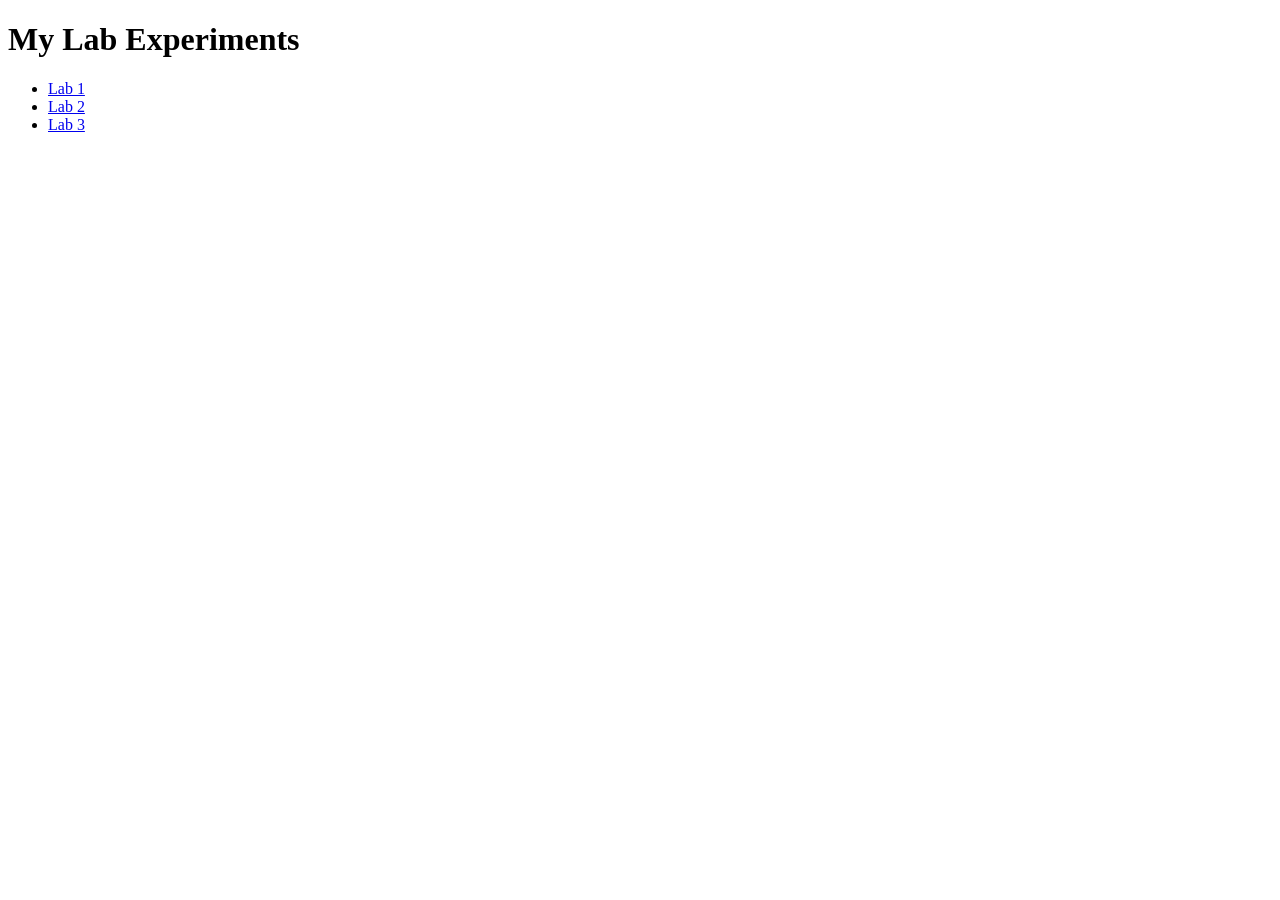
<file: index.html>
<!DOCTYPE html>
<html>
<head>
  <title>WEB TECH LAB</title>
</head>
<body>
  <h1>My Lab Experiments</h1>
  <ul>
    <li><a href="lab1/">Lab 1</a></li>
    <li><a href="lab2/">Lab 2</a></li>
    <li><a href="lab3/">Lab 3</a></li>
  </ul>
</body>
</html>
</file>
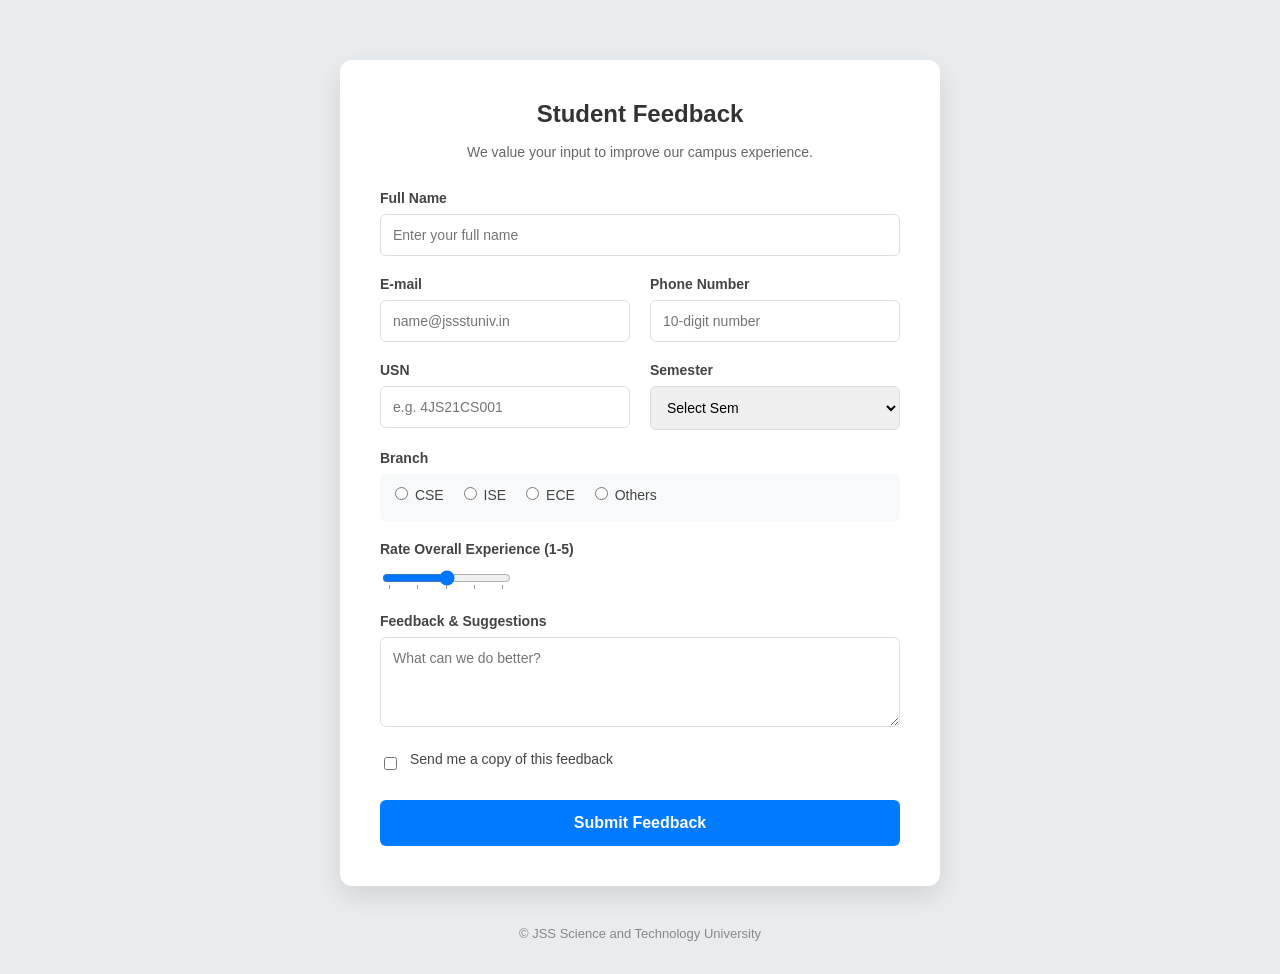
<file: lab2/index.html>
<!DOCTYPE html>
<html lang="en">
<head>
    <meta charset="UTF-8">
    <meta name="viewport" content="width=device-width, initial-scale=1.0">
    <title>Student Feedback | JSS STU</title>
    <link rel="stylesheet" href="styles.css" />
</head>
<body>
    <div class="container">
        <h1>Student Feedback</h1>
        <p class="subtitle">We value your input to improve our campus experience.</p>
        
        <form>
            <div class="form-group">
                <label for="fname">Full Name</label>
                <input type="text" id="fname" name="fullname" placeholder="Enter your full name" required>
            </div>

            <div class="form-row">
                <div class="form-group">
                    <label for="email">E-mail</label>
                    <input type="email" id="email" name="emailid" placeholder="name@jssstuniv.in" required>
                </div>
                <div class="form-group">
                    <label for="phone">Phone Number</label>
                    <input type="tel" id="phone" name="phone" placeholder="10-digit number">
                </div>
            </div>

            <div class="form-row">
                <div class="form-group">
                    <label for="usn">USN</label>
                    <input type="text" id="usn" name="USN" placeholder="e.g. 4JS21CS001" required>
                </div>
                <div class="form-group">
                    <label for="sem">Semester</label>
                    <select id="sem" name="sem">
                        <option value="" disabled selected>Select Sem</option>
                        <option value="1">1st Sem</option>
                        <option value="2">2nd Sem</option>
                        <option value="3">3rd Sem</option>
                        <option value="4">4th Sem</option>
                        <option value="5">5th Sem</option>
                        <option value="6">6th Sem</option>
                        <option value="7">7th Sem</option>
                        <option value="8">8th Sem</option>
                    </select>
                </div>
            </div>

            <div class="form-group">
                <label>Branch</label>
                <div class="radio-group">
                    <label class="radio-label"><input type="radio" name="branch" value="CS"> CSE</label>
                    <label class="radio-label"><input type="radio" name="branch" value="IS"> ISE</label>
                    <label class="radio-label"><input type="radio" name="branch" value="EC"> ECE</label>
                    <label class="radio-label"><input type="radio" name="branch" value="NCB"> Others</label>
                </div>
            </div>

            <div class="form-group">
                <label for="rating">Rate Overall Experience (1-5)</label>
                <input type="range" id="rating" name="rating" min="1" max="5" step="1" list="tickmarks">
                <datalist id="tickmarks">
                    <option value="1" label="1"></option>
                    <option value="2"></option>
                    <option value="3"></option>
                    <option value="4"></option>
                    <option value="5" label="5"></option>
                </datalist>
            </div>

            <div class="form-group">
                <label for="feedback">Feedback & Suggestions</label>
                <textarea id="feedback" rows="4" name="feedback" placeholder="What can we do better?"></textarea>
            </div>

            <div class="checkbox-group">
                <input type="checkbox" name="req" id="req">
                <label for="req" class="inline-label">Send me a copy of this feedback</label>
            </div>

            <button type="submit" class="submit-button">Submit Feedback</button>
        </form>
    </div>

    <footer>
        <p>&copy; JSS Science and Technology University</p>
    </footer>
</body>
</html>
</file>
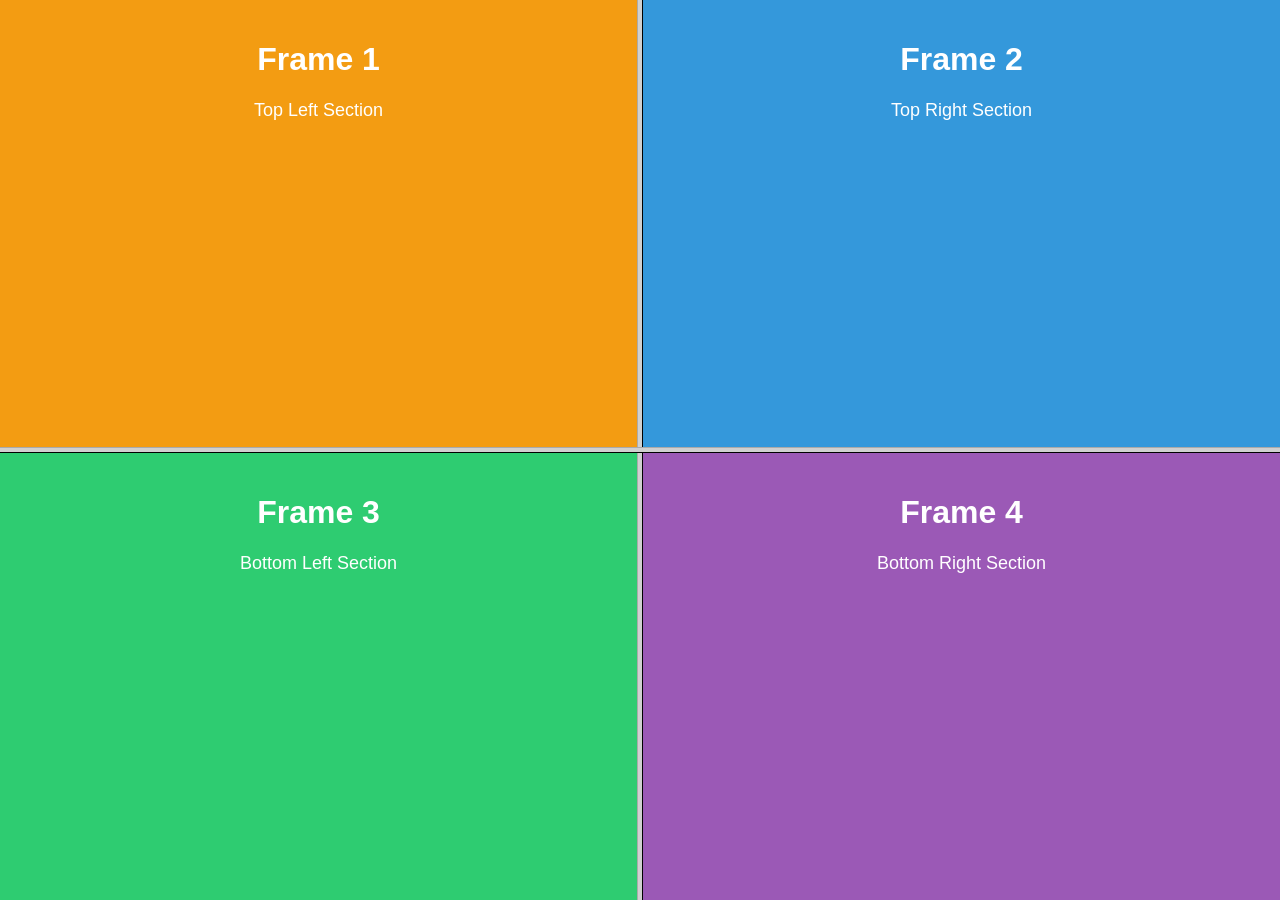
<file: lab3/index.html>
<!DOCTYPE html> 
<html> 
<head> 
    <title>4-Frame Webpage Layout</title> 
</head> 
 
<frameset rows="50%,50%"> 
    <frameset cols="50%,50%"> 
        <frame src="Frame1.html" name="frame1"> 
        <frame src="Frame2.html" name="frame2"> 
    </frameset> 
    <frameset cols="50%,50%"> 
        <frame src="Frame3.html" name="frame3"> 
        <frame src="Frame4.html" name="frame4"> 
    </frameset> 
</frameset> 
 
</html>
</file>
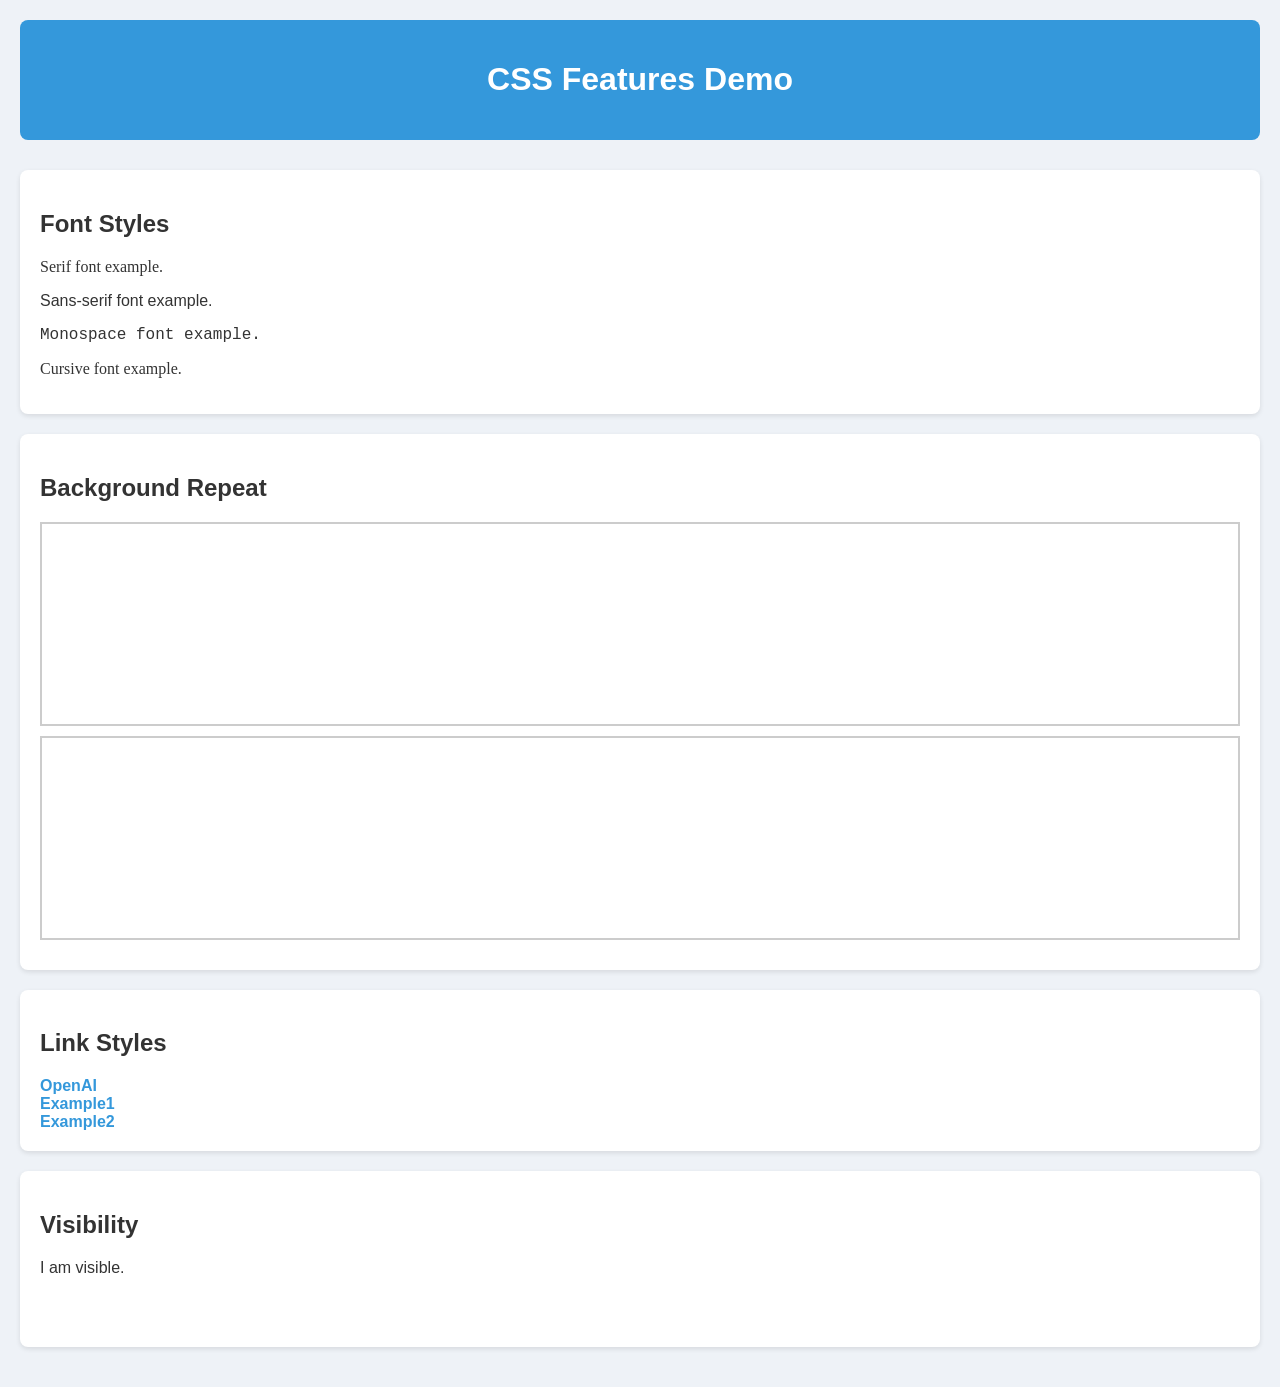
<file: lab5/index.html>
<!DOCTYPE html>
<html>
<head>
  <title>CSS Features Demo</title>
  <link rel="stylesheet" href="styles.css">
</head>
<body>
  <div class="header"><h1> CSS Features Demo</h1></div>

  <section>
    <h2>Font Styles</h2>
    <p class="serif">Serif font example.</p>
    <p class="sans">Sans-serif font example.</p>
    <p class="mono">Monospace font example.</p>
    <p class="cursive">Cursive font example.</p>
  </section>

  <section>
    <h2>Background Repeat</h2>
    <div class="bg repeat"></div>
    <div class="bg no-repeat"></div>
  </section>


  <section>
    <h2>Link Styles</h2>
    <a href="https://openai.com" target="_blank">OpenAI</a><br>
    <a href="https://example1.com" target="_blank">Example1</a><br>
    <a href="https://example2.com" target="_blank">Example2</a>
  </section>

  <section>
    <h2>Visibility</h2>
    <p class="visible">I am visible.</p>
    <p class="hidden">You can't see me.</p>
  </section>
</body>
</html>
</file>
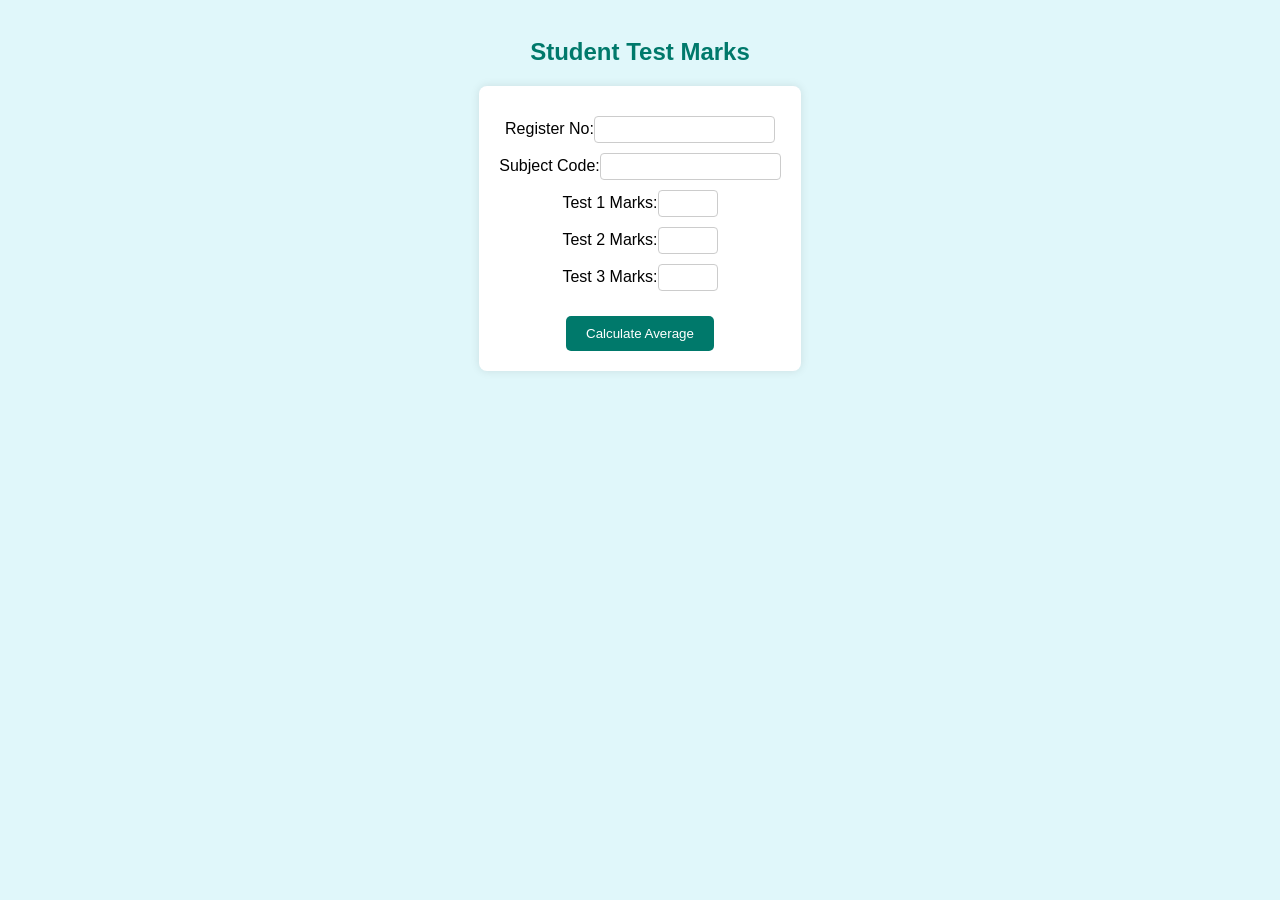
<file: lab8/index.html>
<html xmlns="http://www.w3.org/1999/xhtml"> 
<head> 
  <title>Test Marks Average</title> 
  <style type="text/css"> 
    body { 
      font-family: Arial, sans-serif; 
      background: #e0f7fa; 
      padding: 30px; 
      text-align: center; 
    } 
    h2 { 
      color: #00796b; 
    } 
    form { 
      background: #ffffff; 
      padding: 20px; 
      display: inline-block; 
      border-radius: 8px; 
      box-shadow: 0 0 10px rgba(0, 0, 0, 0.1); 
    } 
    label { 
      display: block; 
      margin: 10px 0; 
    } 
    input[type="text"] { 
      padding: 5px; 
      border-radius: 4px; 
      border: 1px solid #ccc; 
    } 
    input#t1, input#t2, input#t3 { 
      width: 60px; 
    } 
    input[type="button"] { 
      background: #00796b; 
      color: white; 
      border: none; 
      padding: 10px 20px; 
      border-radius: 5px;  
      cursor: pointer; 
      margin-top: 15px; 
    } 
  </style> 
  <script type="text/javascript"> 
    function calculateAverage() { 
      var reg = document.getElementById('reg').value; 
      var sub = document.getElementById('sub').value; 
      var t1 = parseFloat(document.getElementById('t1').value); 
      var t2 = parseFloat(document.getElementById('t2').value); 
      var t3 = parseFloat(document.getElementById('t3').value); 
 
      if (reg === '' || sub === '' || isNaN(t1) || isNaN(t2) || isNaN(t3)) { 
        alert("Please fill out all fields correctly."); 
        return; 
      } 
 
      var scores = [t1, t2, t3]; 
      scores.sort(function(a, b){ return b - a; }); 
      var avg = (scores[1] + scores[2]) / 2; 
 
      alert("Average of Best 2 Tests: " + avg); 
    } 
  </script> 
</head> 
 
<body> 
  <h2>Student Test Marks</h2> 
  <form action="#"> 
    <label>Register No:<input type="text" id="reg" /></label> 
 
    <label>Subject Code:<input type="text" id="sub" /></label> 
 
    <label>Test 1 Marks:<input type="text" id="t1" /></label> 
 
    <label>Test 2 Marks:<input type="text" id="t2" /></label> 
 
    <label>Test 3 Marks:<input type="text" id="t3" /></label> 
 
    <input type="button" value="Calculate Average" onclick="calculateAverage()" /> 
  </form> 
 
</body> 
</html>
</file>
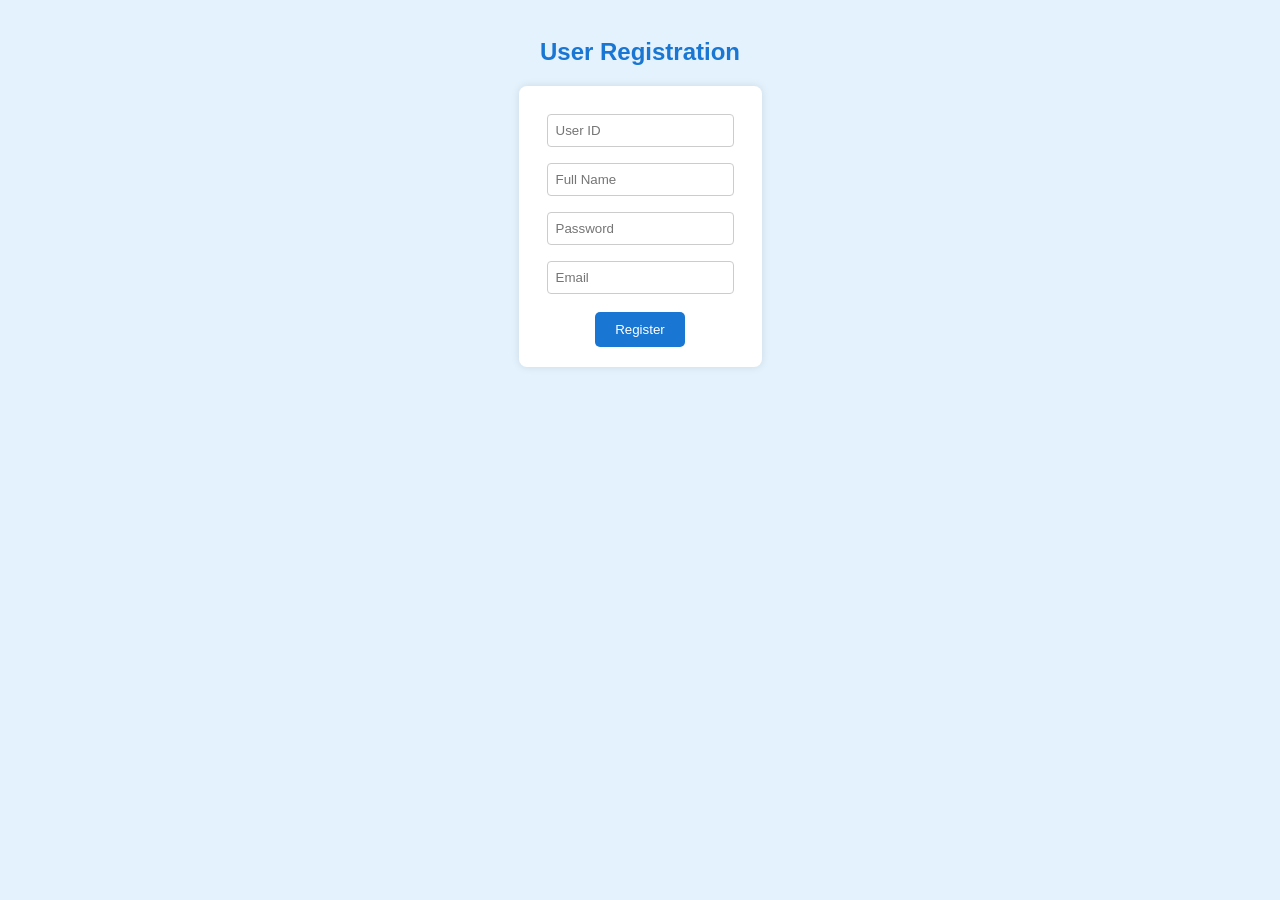
<file: lab9/index.html>
<!-- <?xml version="1.0" encoding="UTF-8"?>
<!DOCTYPE html PUBLIC "-//W3C//DTD XHTML 1.0 Strict//EN" "http://www.w3.org/TR/xhtml1/DTD/xhtml1-strict.dtd"> -->
<html xmlns="http://www.w3.org/1999/xhtml">
  <head>
    <title>Registration Validation</title>
    <style type="text/css">
      body {
        font-family: Arial, sans-serif;
        background: #e3f2fd;
        padding: 30px;
        text-align: center;
      }
      h2 {
        color: #1976d2;
      }
      form {
        background: #fff;
        padding: 20px;
        display: inline-block;
        border-radius: 8px;
        box-shadow: 0 0 8px rgba(0, 0, 0, 0.1);
      }
      input[type="text"],
      input[type="password"] {
        padding: 8px;
        margin: 8px;
        border: 1px solid #ccc;
        border-radius: 4px;
      }
      input[type="button"] {
        background: #1976d2;
        color: #fff;
        padding: 10px 20px;
        border: none;
        border-radius: 5px;
        cursor: pointer;
        margin-top: 10px;
      }
    </style>
    <script type="text/javascript">
      function validate() {
        var uid = document.getElementById("uid").value;
        var name = document.getElementById("name").value;
        var pass = document.getElementById("pass").value;
        var email = document.getElementById("email").value;

        if (uid.length < 5 || uid.length > 12) {
          alert("User ID must be 5-12 characters.");
          return false;
        }
        if (!/^[A-Za-z ]{8,}$/.test(name)) {
          alert("Name must be alphabets only & at least 8 characters.");
          return false;
        }
        if (!/^(?=.*[A-Z])(?=.*[!@#$%^&*])(?=.*[a-zA-Z0-9]).{8}$/.test(pass)) {
          alert("Password must be 8 chars, incl. 1 uppercase, 1 special char.");
          return false;
        }
        if (!/^[^\s@]+@[^\s@]+\.[^\s@]+$/.test(email)) {
          alert("Invalid Email.");
          return false;
        }

        alert("Registration Successful!");
      }
    </script>
  </head>

  <body>
    <h2>User Registration</h2>
    <form action="#">
      <input type="text" id="uid" placeholder="User ID" /><br />
      <input type="text" id="name" placeholder="Full Name" /><br />
      <input type="password" id="pass" placeholder="Password" /><br />
      <input type="text" id="email" placeholder="Email" /><br />
      <input type="button" value="Register" onclick="validate()" />
    </form>
  </body>
</html>
</file>
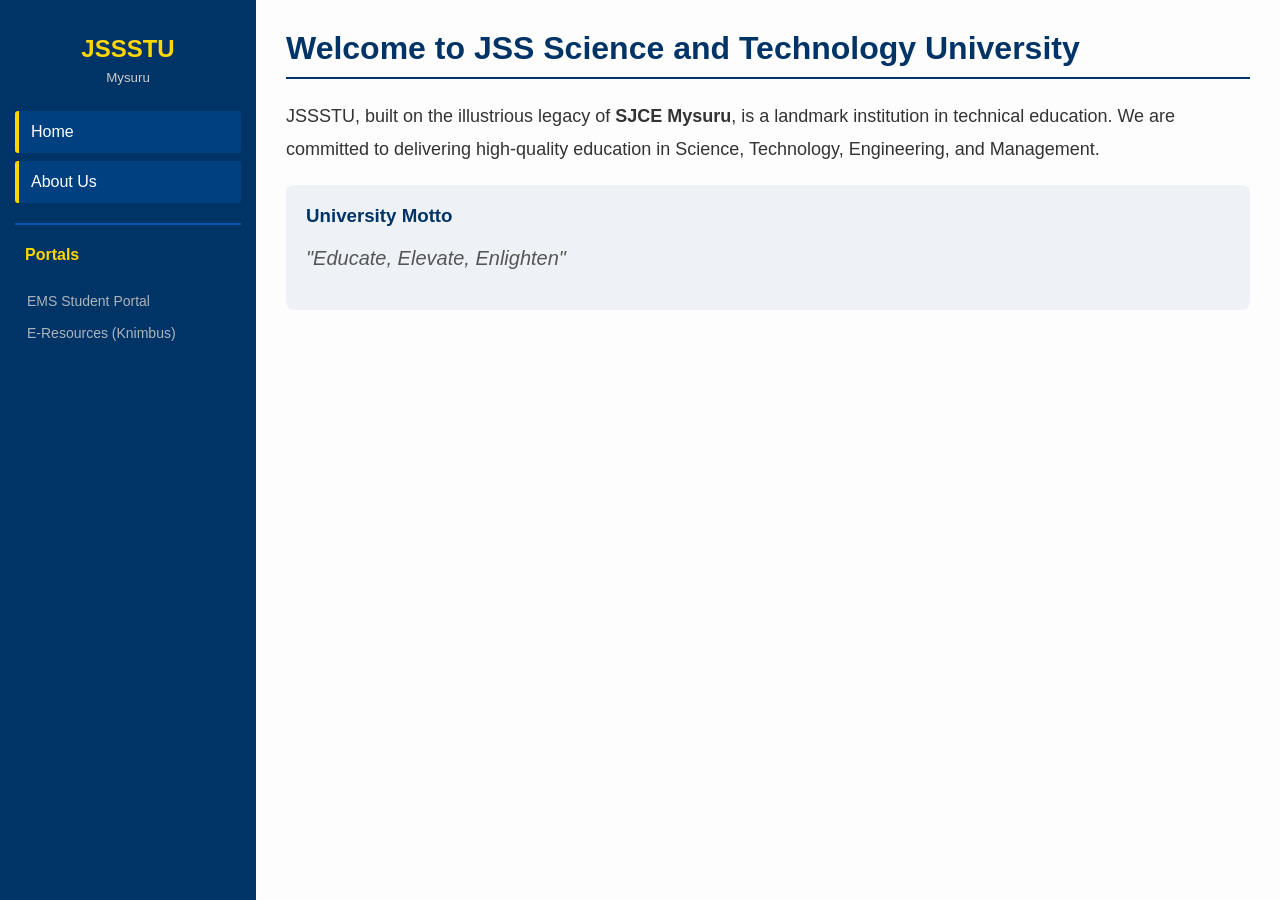
<file: lab2/b/index.html>
<!DOCTYPE html>
<html>
<head>
    <title>JSSSTU | University Portal</title>
</head>
<frameset cols="20%, 80%" border="0">
    <frame src="nav.html" name="leftFrame" noresize>
    <frame src="content1.html" name="rightFrame">
    
    <noframes>
        <body>
            Your browser does not support frames. Please visit the <a href="content1.html">Home Page</a>.
        </body>
    </noframes>
</frameset>
</html>
</file>
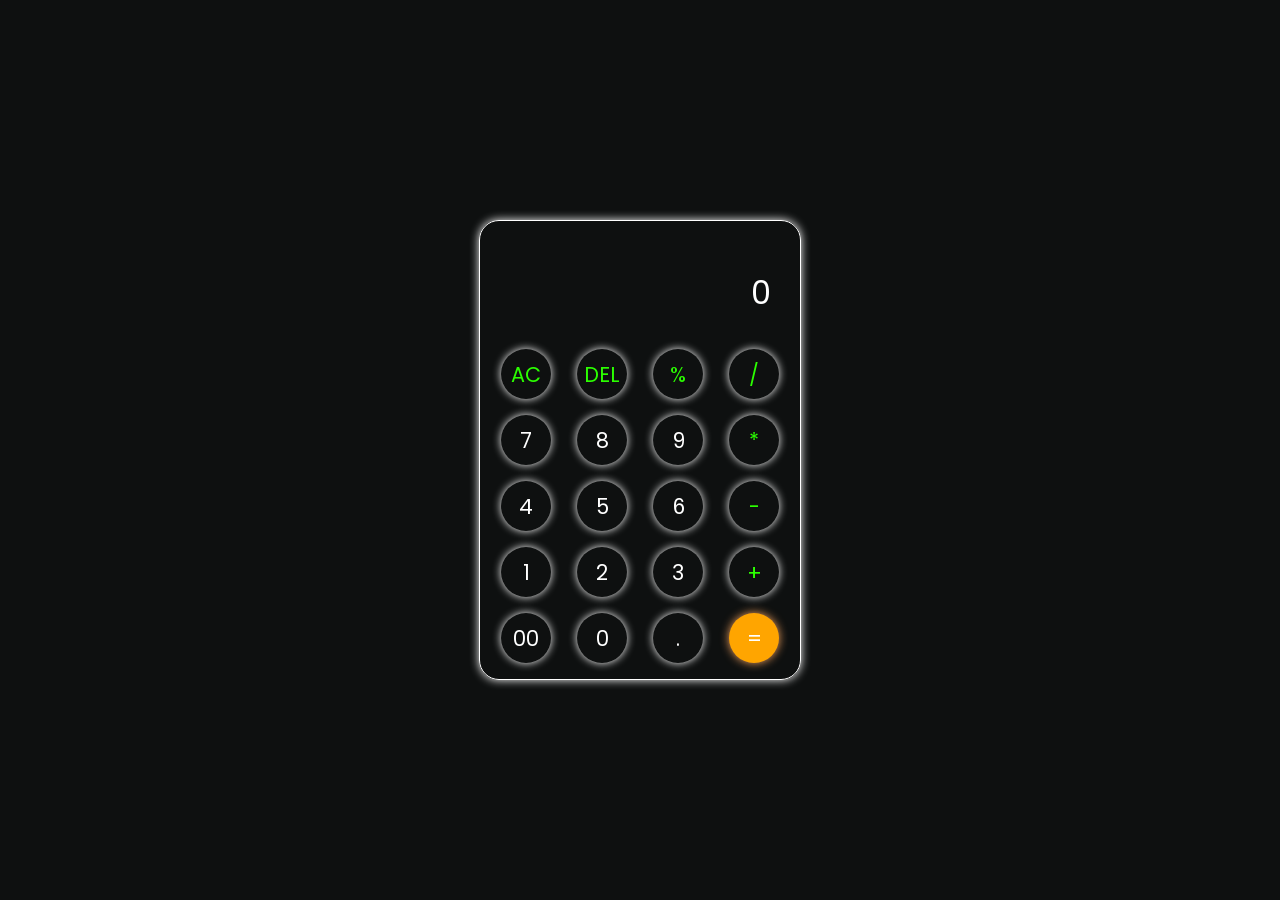
<file: lab7/a/index.html>
<!DOCTYPE html>

<head>
    <title>Document</title>
    <link rel="stylesheet" href="styles.css">
</head>

<body>
    <div class="calculator">
        <input type="text" placeholder="0">
        <div class="buttons_container">
            <button class="operator">AC</button>
            <button class="operator">DEL</button>
            <button class="operator">%</button>
            <button class="operator">/</button>
            <button>7</button>
            <button>8</button>
            <button>9</button>
            <button class="operator">*</button>
            <button>4</button>
            <button>5</button>
            <button>6</button>
            <button class="operator">-</button>
            <button>1</button>
            <button>2</button>
            <button>3</button>
            <button class="operator">+</button>
            <button>00</button>
            <button>0</button>
            <button>.</button>
            <button class="equalBtn">=</button>
        </div>
    </div>
    <script src="script.js"></script>
</body>

</html>
</file>
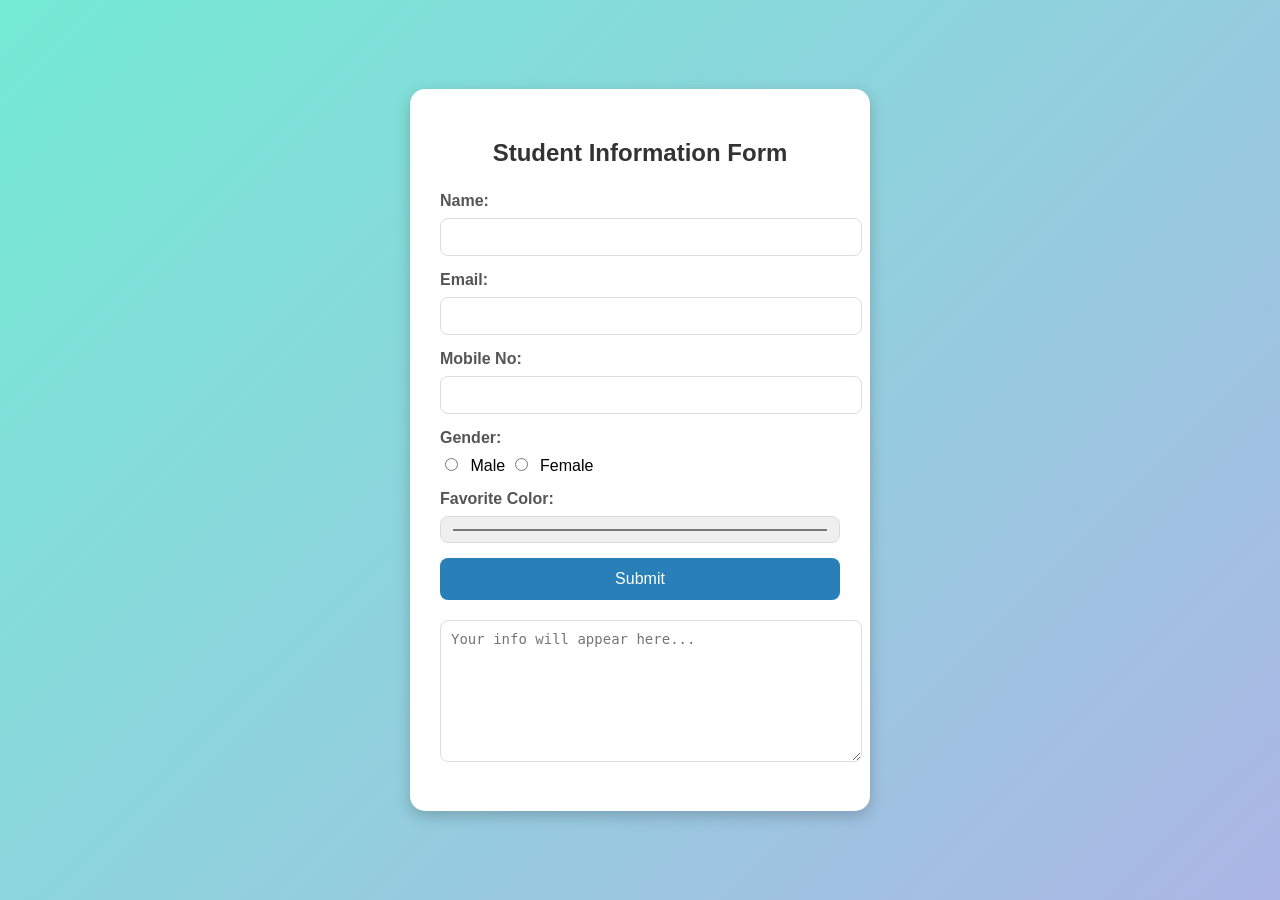
<file: lab7/b/index.html>
<!DOCTYPE html>

<head>
    <title>Student Info Form</title>
    <style>
        body {
            font-family: 'Segoe UI', sans-serif;
            background: linear-gradient(135deg, #74ebd5, #ACB6E5);
            display: flex;
            justify-content: center;
            align-items: center;
            height: 100vh;
            margin: 0;
        }

        .form-container {
            background: #fff;
            padding: 30px;
            border-radius: 15px;
            box-shadow: 0 5px 15px rgba(0, 0, 0, 0.2);
            width: 400px;
        }

        h2 {
            text-align: center;
            color: #333;
            margin-bottom: 25px;
        }

        label {
            display: block;
            margin-bottom: 8px;
            font-weight: 600;
            color: #555;
        }

        input[type="text"],
        input[type="email"],
        input[type="tel"],
        input[type="color"],
        textarea {
            width: 100%;
            padding: 10px;
            border: 1px solid #ddd;
            border-radius: 8px;
            margin-bottom: 15px;
            font-size: 14px;
        }

        .gender-group {
            margin-bottom: 15px;
        }

        .gender-group input {
            margin-right: 8px;
        }

        button {
            background: #2980b9;
            color: #fff;
            border: none;
            padding: 12px;
            border-radius: 8px;
            font-size: 16px;
            cursor: pointer;
            width: 100%;
        }

        button:hover {
            background: #1abc9c;
        }

        #output {
            margin-top: 20px;
            height: 120px;
        }

        .error {
            color: red;
            font-size: 13px;
            margin-bottom: 10px;
        }
    </style>
</head>

<body>

    <div class="form-container">
        <h2>Student Information Form</h2>
        <div id="errorMsg" class="error"></div>
        <label>Name:</label>
        <input type="text" id="name">

        <label>Email:</label>
        <input type="email" id="email">

        <label>Mobile No:</label>
        <input type="tel" id="mobile">

        <label>Gender:</label>
        <div class="gender-group">
            <input type="radio" name="gender" value="Male"> Male
            <input type="radio" name="gender" value="Female"> Female
        </div>

        <label>Favorite Color:</label>
        <input type="color" id="favColor">

        <button onclick="validateAndDisplay()">Submit</button>

        <textarea id="output" readonly placeholder="Your info will appear here..."></textarea>
    </div>

    <script>
        function validateAndDisplay() {
            let name = document.getElementById("name").value.trim();
            let email = document.getElementById("email").value.trim();
            let mobile = document.getElementById("mobile").value.trim();
            let genderElems = document.getElementsByName("gender");
            let favColor = document.getElementById("favColor").value;
            let gender = "";
            let errorMsg = document.getElementById("errorMsg");
            errorMsg.innerHTML = "";
            // Validate fields 
            if (name === "" || email === "" || mobile === "") {
                errorMsg.innerHTML = "Please fill out all fields.";
                return;
            }
            // Validate email format 
            let emailPattern = /^[^\s@]+@[^\s@]+\.[^\s@]+$/;
            if (!emailPattern.test(email)) {
                errorMsg.innerHTML = "Enter a valid email address.";
                return;
            }
            // Validate mobile number format 
            let mobilePattern = /^[0-9]{10}$/;
            if (!mobilePattern.test(mobile)) {
                errorMsg.innerHTML = "Enter a valid 10-digit mobile number.";
                return;
            }
            // Check selected gender 
            for (let i = 0; i < genderElems.length; i++) {
                if (genderElems[i].checked) {
                    gender = genderElems[i].value;
                    break;
                }
            }
            if (gender === "") {
                errorMsg.innerHTML = "Please select your gender.";
                return;
            }
            // Combine data 
            let info = `Name: ${name}\nEmail: ${email}\nMobile: ${mobile}\nGender: 
${gender}\nFavorite Color: ${favColor}`;
            document.getElementById("output").value = info;
        } 
    </script>
</body>

</html>
</file>
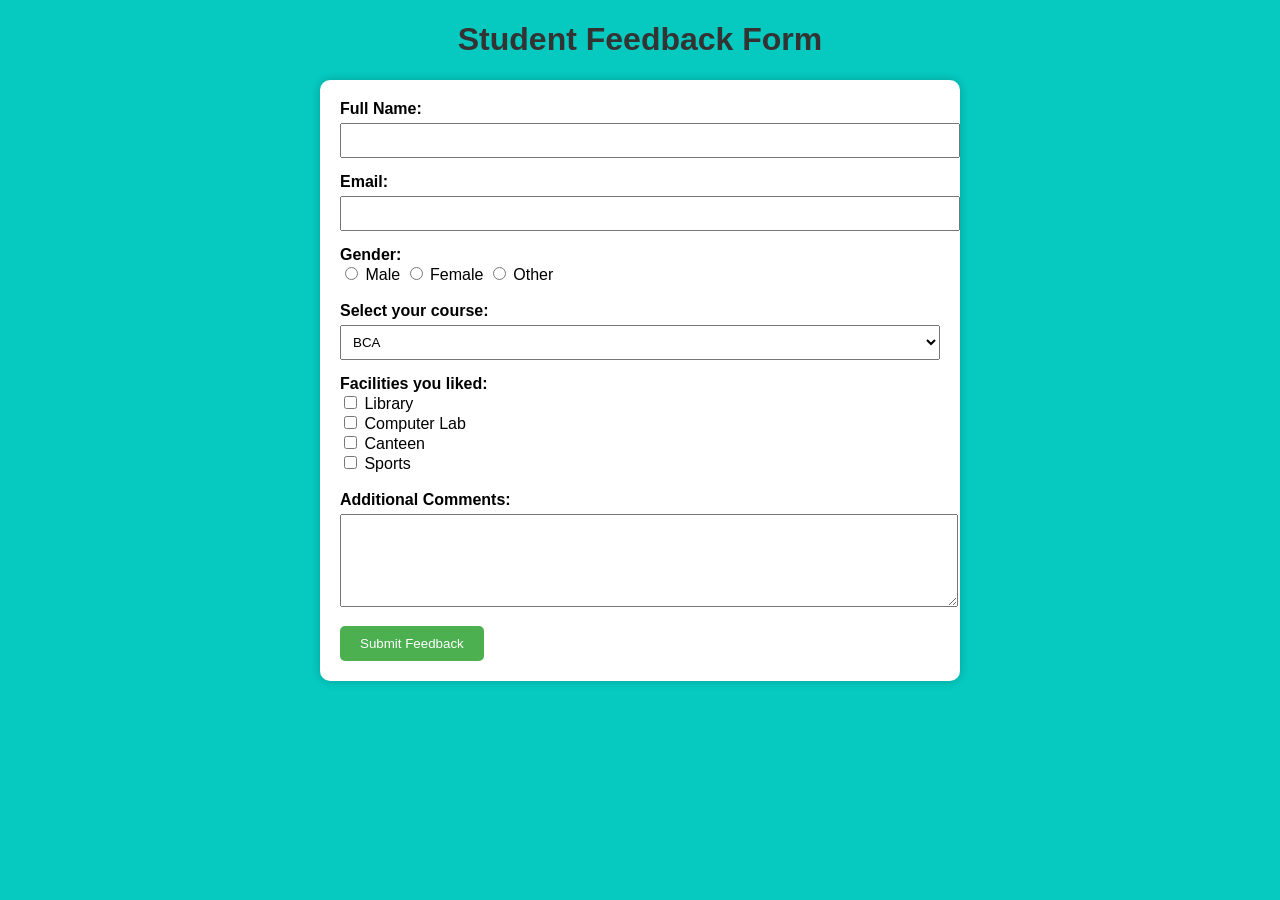
<file: lab2/AstudentForm.html>
<!DOCTYPE html>
<html>
<head>
<title>Student Feedback Form</title>
</head>
<body style="background-color:#06c9bf; font-family:Arial,sans-serif;margin:0;">
<h1 style="text-align:center;color:#333;">Student Feedback Form</h1>
<form action="#" method="post" style="background:#fff;max-width:600px;margin:20px auto;padding:20px;border-radius:10px;box-shadow:0 0 10px rgba(0,0,0,0.2);">
<label for="name" style="font-weight:bold;">Full Name:</label><br>
<input type="text" id="name" name="name" required style="width:100%;padding:8px;margin:5px 0 15px 0;"><br>
<label for="email" style="font-weight:bold;">Email:</label><br>
<input type="email" id="email" name="email" required style="width:100%;padding:8px;margin:5px 0 15px 0;"><br>
<label style="font-weight:bold;">Gender:</label><br>
<input type="radio" id="male" name="gender" value="Male"><label for="male"> Male</label>
<input type="radio" id="female" name="gender" value="Female"><label for="female"> Female</label>
<input type="radio" id="other" name="gender" value="Other"><label for="other"> Other</label><br><br>
<label for="course" style="font-weight:bold;">Select your course:</label><br>
<select id="course" name="course" style="width:100%;padding:8px;margin:5px 0 15px 0;">
<option value="bca">BCA</option>
<option value="bba">BBA</option>
<option value="bsc">B.Sc</option>
<option value="msc">M.Sc</option>
<option value="mba">MBA</option>
</select><br>
<label style="font-weight:bold;">Facilities you liked:</label><br>
<input type="checkbox" id="library" name="facilities[]" value="Library"><label for="library"> Library</label><br>
<input type="checkbox" id="lab" name="facilities[]" value="Computer Lab"><label for="lab"> Computer Lab</label><br>
<input type="checkbox" id="canteen" name="facilities[]" value="Canteen"><label for="canteen"> Canteen</label><br>
<input type="checkbox" id="sports" name="facilities[]" value="Sports"><label for="sports"> Sports</label><br><br>
<label for="comments" style="font-weight:bold;">Additional Comments:</label><br>
<textarea id="comments" name="comments" rows="5" style="width:100%;padding:8px;margin:5px 0 15px 0;"></textarea><br>
<input type="submit" value="Submit Feedback" style="background:#4CAF50;color:#fff;padding:10px 20px;border:none;border-radius:5px;cursor:pointer;">
</form>
</body>
</html>
</file>
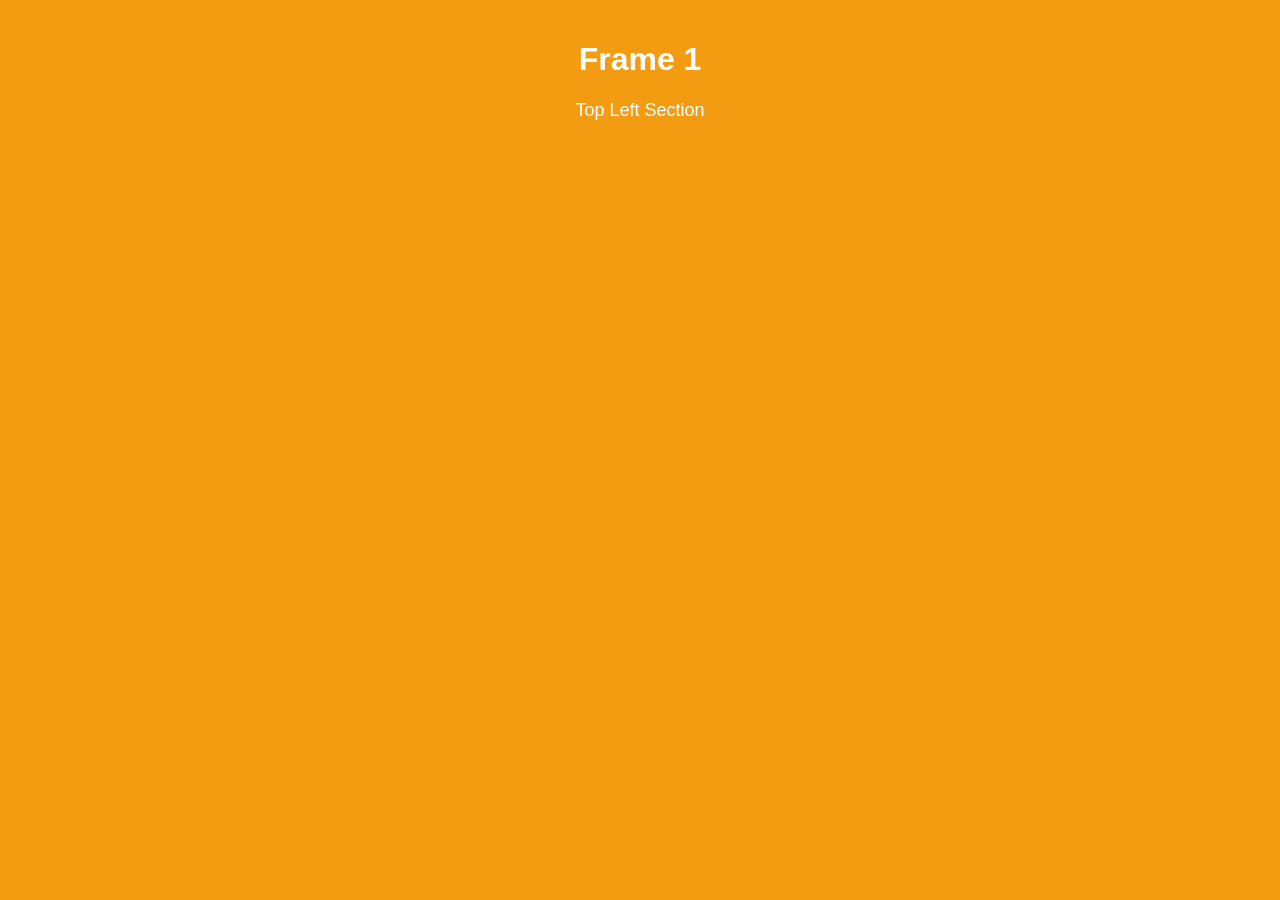
<file: lab3/Frame1.html>
<!DOCTYPE html> 
<html> 
<head> 
    <title>Frame 1</title> 
</head> 
<body style="background-color: #f39c12; color: white; font-family: Arial, sans-serif; 
text-align: center; margin: 0; padding: 20px;"> 
    <h1>Frame 1</h1> 
    <p style="font-size: 18px;">Top Left Section</p> 
</body> 
</html>
</file>
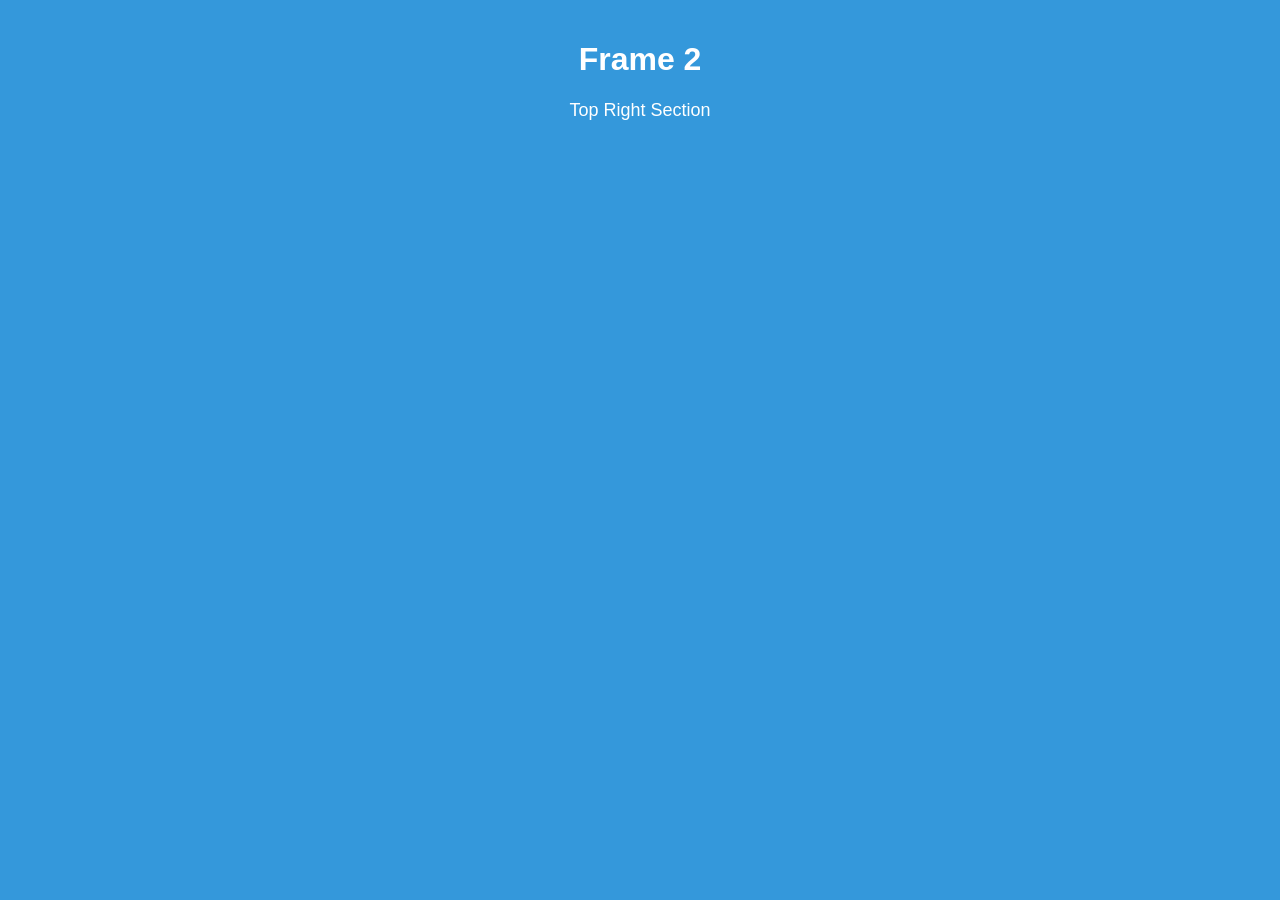
<file: lab3/Frame2.html>
<!DOCTYPE html> 
<html> 
<head> 
    <title>Frame 2</title> 
</head> 
<body style="background-color: #3498db; color: white; font-family: Arial, sans-serif; 
text-align: center; margin: 0; padding: 20px;"> 
    <h1>Frame 2</h1> 
    <p style="font-size: 18px;">Top Right Section</p> 
</body> 
</html>
</file>
<file: lab2/styles.css>
* {
    box-sizing: border-box;
    font-family: 'Segoe UI', Tahoma, Geneva, Verdana, sans-serif;
}

body {
        background-image: url('https://iceteg.jssstuniv.in/pages/images/jssstu.png');

    background-color: #e9ecef;
    margin: 0;
    padding: 20px;
}

.container {
    max-width: 600px;
    margin: 40px auto;
    background: #ffffff;
    padding: 40px;
    border-radius: 12px;
    box-shadow: 0 10px 25px rgba(0, 0, 0, 0.1);
}

h1 {
    margin-top: 0;
    color: #333;
    text-align: center;
    font-size: 24px;
}

.subtitle {
    text-align: center;
    color: #666;
    margin-bottom: 30px;
    font-size: 14px;
}

/* Layout Organizers */
.form-group {
    margin-bottom: 20px;
}

.form-row {
    display: flex;
    gap: 20px;
}

.form-row .form-group {
    flex: 1;
}

/* Labels and Inputs */
label {
    display: block;
    font-weight: 600;
    margin-bottom: 8px;
    color: #444;
    font-size: 14px;
}

input[type="text"], 
input[type="email"], 
input[type="tel"],
select, 
textarea {
    width: 100%;
    padding: 12px;
    border: 1px solid #ddd;
    border-radius: 6px;
    font-size: 14px;
    transition: border-color 0.3s;
}

input:focus, select:focus, textarea:focus {
    outline: none;
    border-color: #007bff;
    box-shadow: 0 0 0 3px rgba(0, 123, 255, 0.1);
}

/* Radio & Checkbox Styling */
.radio-group {
    display: flex;
    flex-wrap: wrap;
    gap: 15px;
    background: #f8f9fa;
    padding: 10px;
    border-radius: 6px;
}

.radio-label, .inline-label {
    display: inline;
    font-weight: normal;
    cursor: pointer;
}

.checkbox-group {
    display: flex;
    align-items: center;
    gap: 10px;
    margin-bottom: 25px;
}

/* Button */
.submit-button {
    width: 100%;
    background-color: #007bff;
    color: white;
    padding: 14px;
    border: none;
    border-radius: 6px;
    font-size: 16px;
    font-weight: bold;
    cursor: pointer;
    transition: background 0.3s ease;
}

.submit-button:hover {
    background-color: #0056b3;
}

/* Footer */
footer {
    text-align: center;
    margin-top: 40px;
    color: #888;
    font-size: 13px;
}

/* Mobile Responsive */
@media (max-width: 480px) {
    .form-row {
        flex-direction: column;
        gap: 0;
    }
}
</file>
<file: lab5/styles.css>
body {
  font-family: sans-serif;
  background: #eef2f7;
  margin: 0;
  padding: 20px;
  color: #333;
}

.header {
  text-align: center;
  background: #3498db;
  color: #fff;
  padding: 20px;
  border-radius: 8px;
  margin-bottom: 30px;
}

section {
  background: #fff;
  padding: 20px;
  margin-bottom: 20px;
  border-radius: 8px;
  box-shadow: 0 2px 5px rgba(0,0,0,0.1);
}

/* Font Styles */
.serif { font-family: 'Times New Roman', serif; }
.sans { font-family: Arial, sans-serif; }
.mono { font-family: 'Courier New', monospace; }
.cursive { font-family: 'Brush Script MT', cursive; }

/* Background Repeat */
.bg {
  height: 200px;
  margin: 10px 0;
  border: 2px solid #ccc;
}
.repeat {
  background: url('https://i.pinimg.com/736x/b4/eb/ae/b4ebaed11f39bfbf2d2a9754e995f3c2.jpg') repeat;
}
.no-repeat {
  background: url('https://picsum.photos/seed/pattern2/600') no-repeat center/contain;
}

/* Link Styles */
a {
  font-weight: bold;
  text-decoration: none;
  color: #3498db;
}
a:visited { color: #8e44ad; }
a:hover { color: #e74c3c; text-decoration: underline; }
a:active { color: #2ecc71; }

/* Visibility */
.visible { visibility: visible; }
.hidden { visibility: hidden; }
</file>
<file: lab7/a/styles.css>
@import url('https://fonts.googleapis.com/css2?family=Poppins:ital,wght@0,100;0,200;0,300;0,400;0,500;0,600;0,700;0,800;0,900;1,100;1,200;1,300;1,400;1,500;1,600;1,700;1,800;1,900&display=swap');

* {
    margin: 0;
    padding: 0;
    font-family: "Poppins";
}

body {
    background-color: rgb(14, 16, 16);
    color: white;
    overflow-x: hidden;
    height: 100vh;
    width: 100vw;
    display: flex;
    justify-content: center;
    align-items: center;
}

.calculator {
    border: 1px solid white;
    padding: 1rem;
    box-shadow: 0 0 10px white;
    width: min-content;
    border-radius: 20px;

    display: flex;
    flex-direction: column;
}

.calculator input {
    box-sizing: border-box;
    width: 100%;
    border: none;
    outline: none;
    background: none;
    color: white;
    text-align: right;
    font-size: 2rem;
    padding: 2rem 0.8rem;
    pointer-events: none;
}

.buttons_container {
    display: grid;
    grid-template-columns: repeat(4, 60px);
    gap: 1rem;
    justify-items: center;
}

button {
    height: 50px;
    width: 50px;
    border-radius: 50%;
    outline: none;
    border: none;
    color: white;
    background: none;
    box-shadow: 0px 0px 8px white;
    font-size: 1.3rem;
}

.equalBtn {
    background-color: orange;
    box-shadow: 0 0 10px sandybrown;
}

.operator {
    color: rgb(43, 255, 0);
}

input::placeholder {
    color: white;
}
</file>
